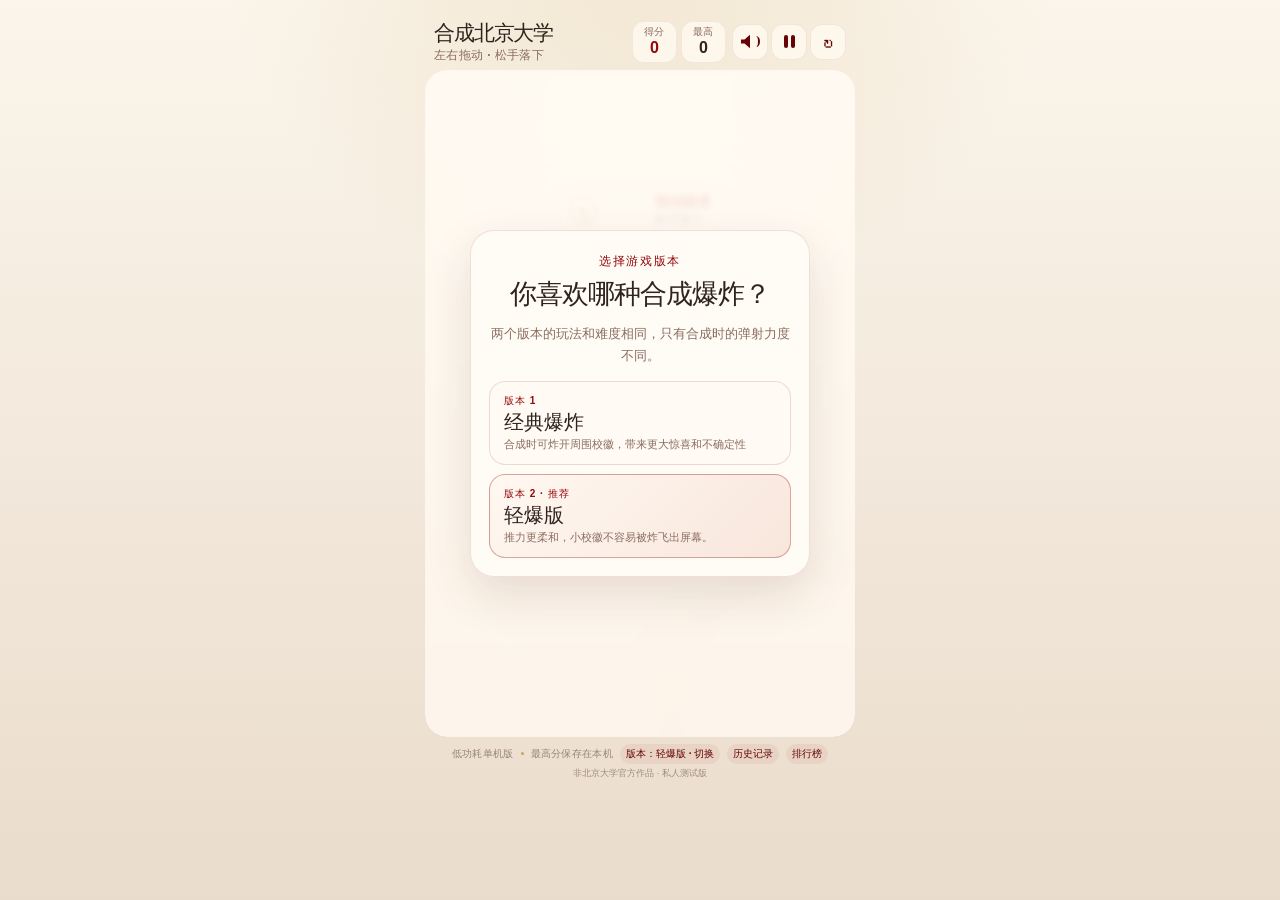
<file: index.html>
<!doctype html>
<html lang="zh-CN">
  <head>
    <meta charset="UTF-8" />
    <meta name="viewport" content="width=device-width, initial-scale=1, viewport-fit=cover" />
    <meta name="theme-color" content="#94070a" />
    <meta
      name="description"
      content="合成北京大学，一款轻量、低功耗的校徽合成小游戏。"
    />
    <title>合成北京大学</title>
    <link rel="icon" href="./assets/badges/pku.png" type="image/png" />
    <script type="module" crossorigin src="./assets/index-CzMem82U.js"></script>
    <link rel="stylesheet" crossorigin href="./assets/index-DOc0jkoI.css">
  </head>
  <body>
    <main class="app" id="app" data-game-status="loading">
      <header class="topbar">
        <div class="brand">
          <h1>合成北京大学</h1>
          <p>左右拖动 · 松手落下</p>
        </div>

        <div class="metrics" aria-label="游戏成绩">
          <div class="metric metric-score">
            <span>得分</span>
            <strong id="score" aria-live="polite">0</strong>
          </div>
          <div class="metric">
            <span>最高</span>
            <strong id="bestScore">0</strong>
          </div>
        </div>

        <div class="header-actions">
          <button class="icon-button" id="soundButton" type="button" aria-label="关闭声音" aria-pressed="true">
            <span class="sound-icon" id="soundIcon" aria-hidden="true"></span>
          </button>
          <button class="icon-button" id="pauseButton" type="button" aria-label="暂停游戏">
            <span class="pause-icon" aria-hidden="true"></span>
          </button>
          <button class="icon-button" id="restartButton" type="button" aria-label="重新开始">
            <span class="restart-icon" aria-hidden="true">↻</span>
          </button>
        </div>
      </header>

      <section class="board" id="board" aria-label="合成北京大学游戏区域">
        <canvas id="gameCanvas" width="400" height="620" aria-label="游戏画布"></canvas>

        <div class="gesture-hint" id="gestureHint" aria-hidden="true">
          <span class="gesture-line"></span>
          <strong>拖动瞄准</strong>
          <span>松手落下</span>
        </div>

        <div class="overlay" id="loadingOverlay" role="status" aria-live="polite">
          <div class="overlay-card loading-card">
            <div class="loading-seal" aria-hidden="true">北</div>
            <h2>正在加载校徽</h2>
            <p>马上开始合成</p>
          </div>
        </div>

        <div class="overlay version-overlay" id="versionOverlay" role="dialog" aria-modal="true" aria-labelledby="versionTitle" hidden>
          <div class="overlay-card version-card">
            <p class="eyebrow">选择游戏版本</p>
            <h2 id="versionTitle">你喜欢哪种合成爆炸？</h2>
            <p class="overlay-copy">两个版本的玩法和难度相同，只有合成时的弹射力度不同。</p>
            <div class="version-options">
              <button class="version-option" id="classicVersionButton" type="button">
                <span class="version-number">版本 1</span>
                <strong>经典爆炸</strong>
                <small>合成时可炸开周围校徽，带来更大惊喜和不确定性</small>
              </button>
              <button class="version-option is-recommended" id="softVersionButton" type="button">
                <span class="version-number">版本 2 · 推荐</span>
                <strong>轻爆版</strong>
                <small>推力更柔和，小校徽不容易飞出屏幕</small>
              </button>
            </div>
            <button class="secondary-button version-cancel" id="versionCancelButton" type="button" hidden>取消切换</button>
          </div>
        </div>

        <div class="overlay" id="pauseOverlay" role="dialog" aria-modal="true" aria-labelledby="pauseTitle" hidden>
          <div class="overlay-card">
            <p class="eyebrow">暂时离开一下</p>
            <h2 id="pauseTitle">游戏已暂停</h2>
            <p class="overlay-copy">继续后从原状态恢复，不补算后台时间。</p>
            <button class="primary-button" id="resumeButton" type="button">继续游戏</button>
          </div>
        </div>

        <div class="overlay" id="restartOverlay" role="dialog" aria-modal="true" aria-labelledby="restartTitle" hidden>
          <div class="overlay-card">
            <h2 id="restartTitle">重新开始？</h2>
            <p class="overlay-copy">当前进度和本局得分都会清空。</p>
            <div class="button-row">
              <button class="secondary-button" id="restartCancelButton" type="button">取消</button>
              <button class="primary-button" id="restartConfirmButton" type="button">重新开始</button>
            </div>
          </div>
        </div>

        <div class="overlay" id="gameOverOverlay" role="dialog" aria-modal="true" aria-labelledby="gameOverTitle" hidden>
          <div class="overlay-card result-card">
            <p class="eyebrow">本局结束</p>
            <h2 id="gameOverTitle">差一点就更大了</h2>
            <div class="result-badge" id="resultBadge">
              <span>最高等级</span>
              <img id="highestItemImage" alt="" />
            </div>
            <div class="result-score">
              <span>本局得分</span>
              <strong id="finalScore">0</strong>
            </div>
            <p class="new-record" id="newRecord" hidden>新纪录！</p>
            <button class="primary-button" id="againButton" type="button">再合一次</button>
          </div>
        </div>

        <div class="overlay history-overlay" id="historyOverlay" role="dialog" aria-modal="true" aria-labelledby="historyTitle" hidden>
          <div class="overlay-card history-card">
            <p class="eyebrow">本机记录</p>
            <h2 id="historyTitle">历史记录</h2>
            <p class="overlay-copy">两个版本分别统计，只记录每局打破最高分时的最终成绩。</p>
            <div class="history-summary">
              <div>
                <span>经典爆炸最高</span>
                <strong id="classicBestScore">0</strong>
              </div>
              <div>
                <span>轻爆版最高</span>
                <strong id="softBestScore">0</strong>
              </div>
            </div>
            <div class="history-list" id="historyList"></div>
            <button class="primary-button history-close-button" id="historyCloseButton" type="button">关闭</button>
          </div>
        </div>

        <div class="overlay leaderboard-overlay" id="leaderboardOverlay" role="dialog" aria-modal="true" aria-labelledby="leaderboardTitle" hidden>
          <div class="overlay-card leaderboard-card">
            <button class="leaderboard-top-close" id="leaderboardCloseButton" type="button" aria-label="关闭排行榜">×</button>
            <p class="eyebrow">私人内测</p>
            <h2 id="leaderboardTitle">排行榜</h2>

            <div id="leaderboardConsentView">
              <p class="overlay-copy leaderboard-intro">参与排行榜前，请确认以下最小匿名数据会被上传到新加坡服务器。</p>
              <ul class="privacy-list">
                <li>自填昵称、两个模式的最高分和成绩更新时间</li>
                <li>好友房名称、邀请关系和房间成员身份</li>
                <li>不会上传手机号、通讯录、定位或真实姓名</li>
              </ul>
              <label class="form-field">
                <span>排行榜昵称</span>
                <input id="leaderboardNicknameInput" maxlength="12" autocomplete="nickname" placeholder="合成玩家1234" />
              </label>
              <label class="check-field">
                <input id="leaderboardGlobalOptIn" type="checkbox" />
                <span>同意后加入自愿全局榜，可随时关闭</span>
              </label>
              <label class="check-field">
                <input id="leaderboardUploadBest" type="checkbox" checked />
                <span>将当前本机最高分作为初始成绩上传</span>
              </label>
              <p class="form-status" id="leaderboardConsentStatus" aria-live="polite"></p>
              <button class="primary-button" id="leaderboardConsentButton" type="button">同意并继续</button>
              <button class="secondary-button leaderboard-secondary-action" id="leaderboardDeclineButton" type="button">暂不参与</button>
              <details class="privacy-details">
                <summary>查看完整隐私说明</summary>
                <div>
                  <p>联网数据存储在新加坡区域。只有主动加入后才会上传昵称、双版本最高分、好友房关系和成绩校验数据。</p>
                  <p>不会上传手机号、邮箱、通讯录、定位或真实姓名。你可以随时关闭全局榜、退出好友房，或删除全部云端数据。</p>
                </div>
              </details>
            </div>

            <div id="leaderboardAppView" hidden>
              <div class="leaderboard-tabs" role="tablist" aria-label="排行榜分类">
                <button class="leaderboard-tab is-active" id="leaderboardGlobalTab" type="button">全局榜</button>
                <button class="leaderboard-tab" id="leaderboardRoomTab" type="button">好友房</button>
                <button class="leaderboard-tab" id="leaderboardMyTab" type="button">我的</button>
              </div>
              <div class="leaderboard-toolbar">
                <div class="mode-switch" aria-label="排行榜版本">
                  <button class="mode-choice is-active" id="leaderboardClassicMode" type="button">经典爆炸</button>
                  <button class="mode-choice" id="leaderboardSoftMode" type="button">轻爆版</button>
                </div>
                <button class="icon-button" id="leaderboardRefreshButton" type="button" aria-label="刷新排行榜">↻</button>
              </div>
              <p class="network-status" id="leaderboardStatus" aria-live="polite"></p>

              <section id="globalRankingPanel">
                <div class="leaderboard-list" id="globalLeaderboardList"></div>
              </section>

              <section id="roomRankingPanel" hidden>
                <div id="roomEmptyView">
                  <div class="room-create-card">
                    <label class="form-field">
                      <span>房名</span>
                      <input id="roomNameInput" maxlength="20" placeholder="例如：宿舍冲榜" />
                    </label>
                    <button class="primary-button" id="createRoomButton" type="button">创建好友房</button>
                  </div>
                  <div class="room-divider"><span>或使用邀请码</span></div>
                  <div class="join-room-row">
                    <input id="joinCodeInput" maxlength="8" autocapitalize="characters" placeholder="8 位邀请码" />
                    <button class="secondary-button" id="joinRoomButton" type="button">加入</button>
                  </div>
                </div>

                <div id="roomContentView" hidden>
                  <div class="room-heading">
                    <div>
                      <span>好友房</span>
                      <strong id="roomHeaderName">好友房</strong>
                    </div>
                    <button class="text-button" id="leaveRoomButton" type="button">退出</button>
                  </div>
                  <div class="invite-code-row">
                    <span>邀请码</span>
                    <strong id="roomInviteCode">--------</strong>
                    <button class="text-button" id="copyRoomCodeButton" type="button">复制</button>
                    <button class="text-button" id="shareRoomCodeButton" type="button">分享</button>
                  </div>
                  <div class="leaderboard-list" id="roomLeaderboardList"></div>
                  <div class="room-owner-actions" id="roomOwnerActions" hidden>
                    <button class="secondary-button" id="renameRoomButton" type="button">重命名</button>
                    <button class="secondary-button danger-button" id="dissolveRoomButton" type="button">解散好友房</button>
                  </div>
                </div>
              </section>

              <section id="myRankingPanel" hidden>
                <div class="profile-card">
                  <label class="form-field">
                    <span>昵称</span>
                    <input id="profileNicknameInput" maxlength="12" />
                  </label>
                  <button class="secondary-button" id="saveNicknameButton" type="button">保存昵称</button>
                  <label class="check-field">
                    <input id="profileGlobalOptIn" type="checkbox" />
                    <span>加入全局排行榜</span>
                  </label>
                </div>
                <div class="profile-card">
                  <p class="profile-title">匿名身份恢复码</p>
                  <p class="profile-note">恢复码只用于换设备找回匿名身份，不要公开分享。</p>
                  <code id="recoveryCodeDisplay">尚未生成</code>
                  <div class="button-row">
                    <button class="secondary-button" id="generateRecoveryCodeButton" type="button">生成恢复码</button>
                    <button class="secondary-button" id="copyRecoveryCodeButton" type="button">复制</button>
                  </div>
                  <label class="form-field recovery-field">
                    <span>使用恢复码</span>
                    <input id="redeemRecoveryCodeInput" maxlength="14" placeholder="XXXX-XXXX-XXXX" />
                  </label>
                  <button class="secondary-button" id="redeemRecoveryCodeButton" type="button">恢复匿名身份</button>
                </div>
                <button class="secondary-button danger-button" id="deleteCloudDataButton" type="button">退出排行并删除云端数据</button>
              </section>
            </div>
          </div>
        </div>
      </section>

      <footer class="app-footer">
        <span>低功耗单机版</span>
        <span class="footer-dot"></span>
        <span>最高分保存在本机</span>
        <button class="version-switch" id="versionSwitchButton" type="button">版本：轻爆版 · 切换</button>
        <button class="version-switch" id="historyButton" type="button">历史记录</button>
        <button class="version-switch" id="leaderboardButton" type="button">排行榜</button>
      </footer>
      <p class="unofficial-notice">非北京大学官方作品 · 私人测试版</p>
    </main>

  </body>
</html>
</file>
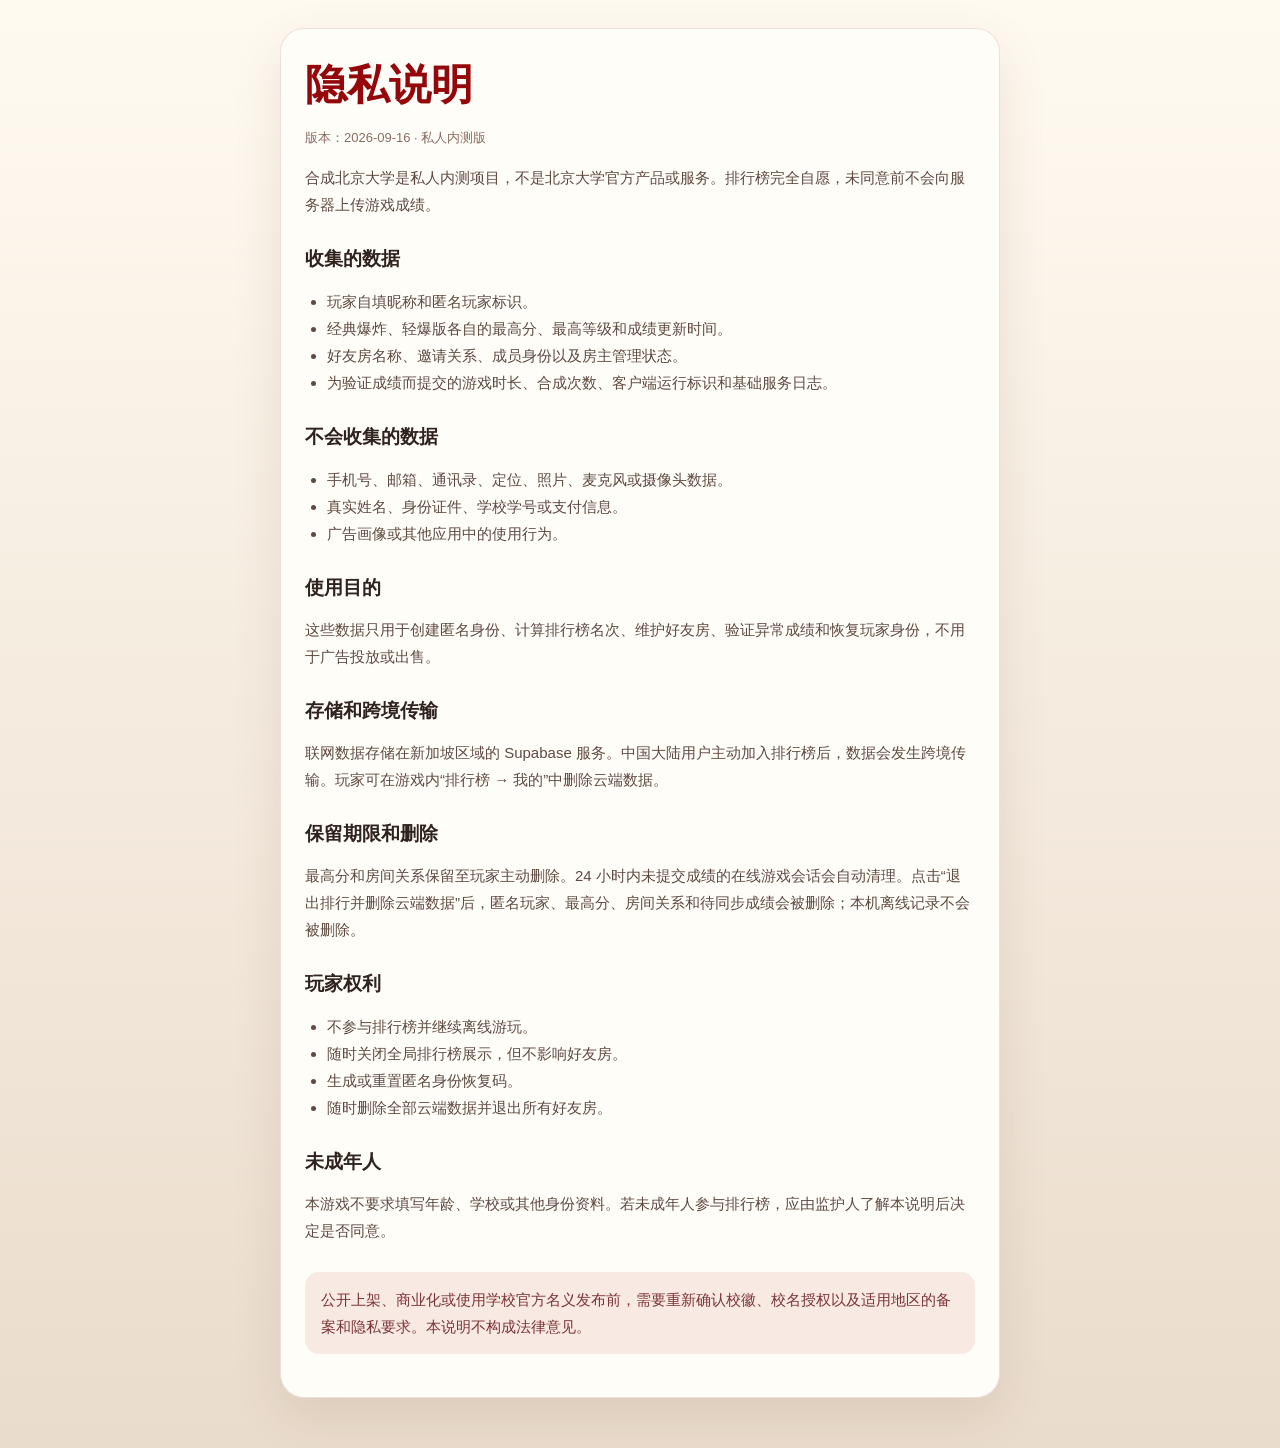
<file: privacy.html>
<!doctype html>
<html lang="zh-CN">
  <head>
    <meta charset="UTF-8" />
    <meta name="viewport" content="width=device-width, initial-scale=1" />
    <meta name="theme-color" content="#94070a" />
    <title>合成北京大学 · 隐私说明</title>
    <style>
      :root { color-scheme: light; font-family: -apple-system, BlinkMacSystemFont, "Segoe UI", "Microsoft YaHei", sans-serif; color: #30231e; background: #efe5d8; }
      * { box-sizing: border-box; }
      body { margin: 0; padding: 28px 18px 50px; background: linear-gradient(180deg, #fffaf1, #eadccc); }
      main { width: min(100%, 720px); margin: 0 auto; padding: 28px 24px; border: 1px solid rgba(148, 7, 10, .12); border-radius: 24px; background: #fffdf8; box-shadow: 0 18px 50px rgba(80, 39, 24, .1); }
      h1 { margin: 0 0 8px; color: #94070a; font-family: "Songti SC", "STSong", serif; font-size: clamp(28px, 7vw, 42px); }
      h2 { margin: 28px 0 9px; font-size: 19px; }
      p, li { color: #5f4a40; font-size: 15px; line-height: 1.8; }
      ul { padding-left: 22px; }
      .meta { color: #8a6d61; font-size: 13px; }
      .note { margin-top: 28px; padding: 14px 16px; border-radius: 14px; color: #7c3436; background: #f8e9e3; }
      a { color: #94070a; font-weight: 700; }
    </style>
  </head>
  <body>
    <main>
      <h1>隐私说明</h1>
      <p class="meta">版本：2026-09-16 · 私人内测版</p>
      <p>合成北京大学是私人内测项目，不是北京大学官方产品或服务。排行榜完全自愿，未同意前不会向服务器上传游戏成绩。</p>

      <h2>收集的数据</h2>
      <ul>
        <li>玩家自填昵称和匿名玩家标识。</li>
        <li>经典爆炸、轻爆版各自的最高分、最高等级和成绩更新时间。</li>
        <li>好友房名称、邀请关系、成员身份以及房主管理状态。</li>
        <li>为验证成绩而提交的游戏时长、合成次数、客户端运行标识和基础服务日志。</li>
      </ul>

      <h2>不会收集的数据</h2>
      <ul>
        <li>手机号、邮箱、通讯录、定位、照片、麦克风或摄像头数据。</li>
        <li>真实姓名、身份证件、学校学号或支付信息。</li>
        <li>广告画像或其他应用中的使用行为。</li>
      </ul>

      <h2>使用目的</h2>
      <p>这些数据只用于创建匿名身份、计算排行榜名次、维护好友房、验证异常成绩和恢复玩家身份，不用于广告投放或出售。</p>

      <h2>存储和跨境传输</h2>
      <p>联网数据存储在新加坡区域的 Supabase 服务。中国大陆用户主动加入排行榜后，数据会发生跨境传输。玩家可在游戏内“排行榜 → 我的”中删除云端数据。</p>

      <h2>保留期限和删除</h2>
      <p>最高分和房间关系保留至玩家主动删除。24 小时内未提交成绩的在线游戏会话会自动清理。点击“退出排行并删除云端数据”后，匿名玩家、最高分、房间关系和待同步成绩会被删除；本机离线记录不会被删除。</p>

      <h2>玩家权利</h2>
      <ul>
        <li>不参与排行榜并继续离线游玩。</li>
        <li>随时关闭全局排行榜展示，但不影响好友房。</li>
        <li>生成或重置匿名身份恢复码。</li>
        <li>随时删除全部云端数据并退出所有好友房。</li>
      </ul>

      <h2>未成年人</h2>
      <p>本游戏不要求填写年龄、学校或其他身份资料。若未成年人参与排行榜，应由监护人了解本说明后决定是否同意。</p>

      <p class="note">公开上架、商业化或使用学校官方名义发布前，需要重新确认校徽、校名授权以及适用地区的备案和隐私要求。本说明不构成法律意见。</p>
    </main>
  </body>
</html>
</file>
<file: assets/index-DOc0jkoI.css>
:root{color-scheme:light;font-family:ui-sans-serif,-apple-system,BlinkMacSystemFont,Segoe UI,Microsoft YaHei,sans-serif;font-synthesis:none;--pku-red: #94070a;--pku-red-deep: #650306;--pku-gold: #c7a35a;--paper: #fffaf1;--ink: #30231e;--muted: #8a6d61;-webkit-tap-highlight-color:transparent}*{box-sizing:border-box}[hidden]{display:none!important}html,body{min-height:100%;margin:0}html{overflow-x:hidden;background:#efe5d8}body{min-height:100svh;overflow-x:hidden;overscroll-behavior:none;color:var(--ink);background:radial-gradient(circle at 50% -12%,rgba(199,163,90,.2),transparent 36%),linear-gradient(180deg,#fbf5eb,#eadccc)}button,canvas{-webkit-user-select:none;user-select:none}button{margin:0;padding:0;border:0;font:inherit;color:inherit;background:none;-webkit-appearance:none;appearance:none}button,canvas{outline:none}button:focus-visible{box-shadow:0 0 0 3px #94070a33}.app{width:min(100vw,430px,calc((100svh - 82px) * .6451613));margin:0 auto;padding-top:env(safe-area-inset-top);display:grid;grid-template-rows:auto auto auto;align-content:start}.topbar{position:relative;z-index:4;min-height:58px;padding:7px 9px 6px;display:grid;grid-template-columns:minmax(0,1fr) auto auto;align-items:center;gap:6px}.brand{min-width:0}.brand h1{margin:0;overflow:hidden;font-family:Songti SC,STSong,serif;font-size:21px;font-weight:800;letter-spacing:-.055em;line-height:1.05;text-overflow:ellipsis;white-space:nowrap}.brand p{margin:4px 0 0;overflow:hidden;color:var(--muted);font-size:12px;font-weight:700;letter-spacing:.03em;line-height:1;text-overflow:ellipsis;white-space:nowrap}.metrics{display:flex;gap:4px}.metric{min-width:45px;height:42px;padding:4px 5px;border:1px solid rgba(148,7,10,.07);border-radius:12px;display:flex;flex-direction:column;align-items:center;justify-content:center;text-align:center;background:#fffaf1c7}.metric span{color:var(--muted);font-size:10px;font-weight:800;letter-spacing:.08em;line-height:1}.metric strong{margin-top:3px;font-size:16px;font-variant-numeric:tabular-nums;font-weight:800;line-height:1}.metric-score strong{color:var(--pku-red)}.header-actions{display:flex;gap:3px}.icon-button{width:36px;height:36px;border:1px solid rgba(148,7,10,.08);border-radius:12px;display:grid;place-items:center;cursor:pointer;color:var(--pku-red-deep);background:#fffaf1cc;transition:transform .1s ease,background-color .1s ease}.icon-button:active,.primary-button:active,.secondary-button:active{transform:translateY(1px) scale(.985)}.pause-icon{position:relative;width:13px;height:15px}.pause-icon:before,.pause-icon:after{position:absolute;top:1px;width:4px;height:13px;border-radius:2px;background:currentColor;content:""}.pause-icon:before{left:1px}.pause-icon:after{right:1px}.restart-icon{font-size:21px;font-weight:500;line-height:1}.sound-icon{position:relative;width:19px;height:17px;display:block}.sound-icon:before{position:absolute;top:1px;left:0;width:13px;height:15px;background:currentColor;clip-path:polygon(0 36%,31% 36%,73% 5%,73% 95%,31% 64%,0 64%);content:""}.sound-icon:after{position:absolute;top:3px;right:0;width:6px;height:11px;border-right:2px solid currentColor;border-radius:0 50% 50% 0;content:""}.sound-icon.is-muted:after{top:8px;right:-1px;width:20px;height:2px;border:0;border-radius:999px;background:currentColor;transform:rotate(-45deg)}.board{position:relative;width:100%;aspect-ratio:20 / 31;overflow:hidden;isolation:isolate;background:radial-gradient(circle at 50% 24%,rgba(255,255,255,.92),transparent 39%),linear-gradient(180deg,#fffaf1,#f6e7d4 63%,#efd8c7);box-shadow:inset 0 0 0 1px #94070a12}.board:before,.board:after{position:absolute;z-index:0;pointer-events:none;content:""}.board:before{inset:0;opacity:.34;background-image:linear-gradient(rgba(148,7,10,.025) 1px,transparent 1px),linear-gradient(90deg,rgba(148,7,10,.025) 1px,transparent 1px);background-size:32px 32px}.board:after{right:-90px;bottom:-105px;width:260px;height:260px;border:1px solid rgba(148,7,10,.08);border-radius:50%;box-shadow:0 0 0 28px #94070a06,0 0 0 58px #94070a05}#gameCanvas{position:absolute;z-index:1;inset:0;width:100%;height:100%;display:block;touch-action:none;cursor:crosshair}.gesture-hint{position:absolute;z-index:3;top:112px;left:50%;width:170px;padding:10px 13px;border:1px solid rgba(148,7,10,.1);border-radius:16px;display:grid;grid-template-columns:1fr auto;gap:2px 10px;color:var(--muted);font-size:12px;line-height:1.2;background:#fffaf1e0;transform:translate(-50%);transition:opacity .18s ease,transform .18s ease;pointer-events:none}.gesture-hint strong{color:var(--pku-red);font-size:14px}.gesture-hint.is-hidden{opacity:0;transform:translate(-50%,-6px)}.gesture-line{grid-row:1 / span 2;width:28px;height:28px;border:2px solid rgba(148,7,10,.26);border-radius:50%;align-self:center}.gesture-line:before,.gesture-line:after{position:absolute;content:""}.gesture-line:before{width:6px;height:6px;margin:9px 0 0 9px;border-radius:50%;background:var(--pku-gold)}.gesture-line:after{width:2px;height:12px;margin:16px 0 0 13px;border-radius:2px;background:#94070a52}.overlay{position:absolute;z-index:10;inset:0;padding:22px;display:grid;place-items:center;background:#fffaf1db;backdrop-filter:blur(3px)}.version-overlay{z-index:20}.history-overlay{z-index:15}.leaderboard-overlay{z-index:16}.overlay-card{width:100%;max-width:316px;padding:25px 22px 22px;border:1px solid rgba(148,7,10,.12);border-radius:24px;text-align:center;background:#fffcf6f7;box-shadow:0 18px 46px #50271821}.version-card{max-width:340px;padding:22px 18px 18px}.version-card .overlay-copy{margin-bottom:15px;font-size:13px}.version-options{display:grid;gap:9px}.version-option{min-height:82px;padding:12px 14px;border:1px solid rgba(148,7,10,.14);border-radius:16px;display:grid;gap:3px;cursor:pointer;text-align:left;color:var(--ink);background:#fffaf3;transition:transform .1s ease,border-color .1s ease,background-color .1s ease}.version-option.is-recommended{border-color:#94070a57;background:linear-gradient(135deg,#fff8f1,#f8e6dc)}.version-option:active{transform:translateY(1px) scale(.99)}.version-number{color:var(--pku-red);font-size:10px;font-weight:900;letter-spacing:.1em}.version-option strong{font-family:Songti SC,STSong,serif;font-size:20px;line-height:1.15}.version-option small{color:var(--muted);font-size:11px;line-height:1.35}.version-cancel{margin-top:12px}.history-card{max-width:340px}.history-card .overlay-copy{margin-top:9px;margin-bottom:14px;font-size:12px}.history-summary{display:grid;grid-template-columns:1fr 1fr;gap:8px;margin-bottom:11px}.history-summary>div{padding:10px 8px;border-radius:13px;display:grid;gap:4px;text-align:left;background:#f5ecdf}.history-summary span{color:var(--muted);font-size:10px;font-weight:800}.history-summary strong{color:var(--pku-red);font-size:20px;font-variant-numeric:tabular-nums}.history-list{max-height:238px;margin-bottom:13px;padding-right:3px;overflow-y:auto;overscroll-behavior:contain}.history-empty{padding:24px 8px;color:var(--muted);font-size:13px;text-align:center}.history-entry{min-height:48px;padding:8px 10px;border-bottom:1px solid rgba(148,7,10,.08);display:grid;grid-template-columns:minmax(0,1fr) auto;grid-template-rows:auto auto;gap:1px 8px;align-items:center;text-align:left}.history-entry:last-child{border-bottom:0}.history-entry .history-mode{color:var(--muted);font-size:11px;font-weight:800}.history-entry .history-time{grid-column:1;color:#5a42388c;font-size:10px}.history-entry strong{grid-column:2;grid-row:1 / span 2;color:var(--pku-red);font-size:19px;font-variant-numeric:tabular-nums}.history-close-button{margin-top:0}.leaderboard-card{position:relative;max-width:350px;max-height:calc(100svh - 88px);padding:23px 18px 18px;overflow-y:auto;overscroll-behavior:contain}.leaderboard-top-close{position:absolute;top:11px;right:12px;width:32px;height:32px;border-radius:50%;cursor:pointer;color:var(--pku-red);font-size:23px;line-height:1;background:#94070a0f}.leaderboard-intro{margin-top:10px;margin-bottom:11px}.privacy-list{margin:0 0 13px;padding:10px 12px 10px 28px;border-radius:13px;color:var(--muted);font-size:11px;line-height:1.55;text-align:left;background:#f7efe4}.form-field{display:grid;gap:5px;margin-bottom:10px;text-align:left}.form-field>span,.profile-title{color:var(--muted);font-size:11px;font-weight:800}.form-field input,.join-room-row input{width:100%;min-height:40px;padding:0 11px;border:1px solid rgba(148,7,10,.14);border-radius:11px;color:var(--ink);font:inherit;font-size:13px;background:#fffdf8}.check-field{min-height:34px;display:flex;align-items:flex-start;gap:8px;color:var(--muted);font-size:11px;line-height:1.45;text-align:left}.check-field input{width:17px;height:17px;margin:0;accent-color:var(--pku-red)}.form-status,.network-status{min-height:17px;margin:4px 0 9px;color:var(--muted);font-size:11px;line-height:1.4}.form-status.is-error,.network-status.is-error{color:#b4232a}.leaderboard-secondary-action{margin-top:8px}.privacy-details{margin-top:11px;color:var(--muted);font-size:11px;text-align:left}.privacy-details summary{cursor:pointer;color:var(--pku-red);font-weight:800;text-align:center}.privacy-details>div{margin-top:8px;padding:10px;border-radius:11px;line-height:1.55;background:#f7efe4}.privacy-details p{margin:0 0 7px}.privacy-details p:last-child{margin-bottom:0}.leaderboard-tabs{margin:16px 0 10px;padding:3px;border-radius:12px;display:grid;grid-template-columns:repeat(3,1fr);background:#f2e8dc}.leaderboard-tab,.mode-choice{min-height:34px;border-radius:9px;cursor:pointer;color:var(--muted);font-size:11px;font-weight:800}.leaderboard-tab.is-active,.mode-choice.is-active{color:var(--pku-red);background:#fffdf8;box-shadow:0 2px 8px #4f271a14}.leaderboard-toolbar{display:flex;align-items:center;justify-content:space-between;gap:8px}.mode-switch{padding:3px;border-radius:11px;display:flex;gap:3px;background:#f2e8dc}.mode-choice{padding:0 9px}.leaderboard-list{min-height:120px;margin-top:5px}.leaderboard-row{min-height:49px;padding:8px 5px;border-bottom:1px solid rgba(148,7,10,.08);display:grid;grid-template-columns:34px minmax(0,1fr) auto auto;align-items:center;gap:7px;text-align:left}.leaderboard-row.is-current{border-radius:10px;background:#94070a0e}.leaderboard-rank{color:var(--muted);font-size:12px;font-weight:900;text-align:center}.leaderboard-player{min-width:0}.leaderboard-player strong{display:block;overflow:hidden;font-size:13px;text-overflow:ellipsis;white-space:nowrap}.leaderboard-player small{color:var(--muted);font-size:9px}.leaderboard-score{color:var(--pku-red);font-size:17px;font-variant-numeric:tabular-nums}.remove-member-button{width:25px;height:25px;border-radius:50%;cursor:pointer;color:#a33438;background:#94070a14}.room-create-card,.profile-card{margin-top:12px;padding:12px;border-radius:14px;background:#f7efe4}.room-divider{margin:15px 0;display:flex;align-items:center;gap:9px;color:var(--muted);font-size:10px}.room-divider:before,.room-divider:after{height:1px;flex:1;background:#94070a1a;content:""}.join-room-row{display:grid;grid-template-columns:1fr auto;gap:7px}.join-room-row button{width:auto;padding:0 14px}.room-heading{padding:13px 3px 8px;display:flex;align-items:center;justify-content:space-between;text-align:left}.room-heading>div{display:grid;gap:2px}.room-heading span,.invite-code-row>span{color:var(--muted);font-size:10px;font-weight:800}.room-heading strong{font-size:18px}.text-button{padding:5px 7px;cursor:pointer;color:var(--pku-red);font-size:11px;font-weight:800}.invite-code-row{margin-bottom:7px;padding:9px;border-radius:11px;display:grid;grid-template-columns:auto 1fr auto auto;align-items:center;gap:7px;background:#f7efe4}.invite-code-row strong{color:var(--pku-red);letter-spacing:.08em}.room-owner-actions{margin-top:12px;display:grid;grid-template-columns:1fr 1fr;gap:7px}.danger-button{color:#a32329;background:#94070a14}.profile-card{text-align:left}.profile-card+.profile-card{margin-top:9px}.profile-title{margin:0 0 4px}.profile-note{margin:0 0 8px;color:var(--muted);font-size:10px;line-height:1.45}.profile-card code{display:block;min-height:38px;margin-bottom:9px;padding:10px;border-radius:10px;color:var(--pku-red);font-family:ui-monospace,SFMono-Regular,Menlo,monospace;font-size:15px;font-weight:800;letter-spacing:.08em;text-align:center;background:#fffdf8}.recovery-field,.profile-card .check-field{margin-top:11px}.unofficial-notice{margin:0 0 5px;color:#5a423885;font-size:9px;text-align:center}.overlay h2{margin:0;font-family:Songti SC,STSong,serif;font-size:27px;letter-spacing:-.04em;line-height:1.25}.eyebrow{margin:0 0 8px;color:var(--pku-red);font-size:12px;font-weight:800;letter-spacing:.14em}.overlay-copy{margin:12px 0 21px;color:var(--muted);font-size:14px;line-height:1.65}.primary-button,.secondary-button{min-height:44px;border-radius:13px;cursor:pointer;font-size:14px;font-weight:800;transition:transform .1s ease,filter .1s ease}.primary-button{width:100%;color:#fff;background:linear-gradient(135deg,var(--pku-red) 0%,#b32326 100%);box-shadow:0 7px 16px #94070a2e}.secondary-button{width:100%;color:var(--pku-red-deep);background:#f4eadc}.button-row{display:grid;grid-template-columns:1fr 1fr;gap:9px}.loading-card p{margin:10px 0 0;color:var(--muted);font-size:13px}.loading-seal{width:62px;height:62px;margin:0 auto 15px;border:3px double rgba(255,255,255,.68);border-radius:50%;display:grid;place-items:center;color:#fff;font-family:Songti SC,STSong,serif;font-size:31px;font-weight:800;background:var(--pku-red);box-shadow:0 8px 20px #94070a33}.result-card{padding-top:22px}.result-badge{width:130px;margin:18px auto 13px;display:grid;justify-items:center;gap:7px;color:var(--muted);font-size:11px;font-weight:800;letter-spacing:.08em}.result-badge img{width:82px;height:82px;object-fit:contain}.result-score{margin-bottom:15px;padding:11px;border-radius:14px;display:flex;align-items:center;justify-content:space-between;color:var(--muted);font-size:12px;font-weight:800;background:#f5ecdf}.result-score strong{color:var(--pku-red);font-size:22px;font-variant-numeric:tabular-nums}.new-record{margin:-4px 0 13px;color:#aa782b;font-size:13px;font-weight:900}.app-footer{min-height:24px;padding:7px 8px 3px;display:flex;flex-wrap:wrap;align-items:center;justify-content:center;gap:7px;color:#5a423894;font-size:10px;font-weight:700;letter-spacing:.03em}.version-switch{padding:3px 6px;border-radius:999px;cursor:pointer;color:var(--pku-red-deep);font-size:10px;font-weight:800;background:#94070a0f}.footer-dot{width:3px;height:3px;border-radius:50%;background:var(--pku-gold)}.metric-score strong.is-popping{animation:score-pop .18s ease-out}@keyframes score-pop{0%{transform:scale(1)}45%{color:var(--pku-gold);transform:scale(1.2)}to{transform:scale(1)}}@media(min-width:520px){.board{border-radius:22px}.app{margin-top:12px;margin-bottom:12px}}@media(max-width:360px){.brand p{display:none}.brand h1{font-size:19px}.metric{min-width:41px}.icon-button{width:33px}}@media(max-height:700px){.app{width:min(100vw,430px,calc((100svh - 74px) * .6451613))}.topbar{min-height:52px;padding-top:4px;padding-bottom:4px}.app-footer{min-height:20px;padding-top:4px;padding-bottom:2px}.unofficial-notice{display:none}}@media(prefers-reduced-motion:reduce){*,*:before,*:after{scroll-behavior:auto!important;animation-duration:.01ms!important;animation-iteration-count:1!important;transition-duration:.01ms!important}}
</file>
